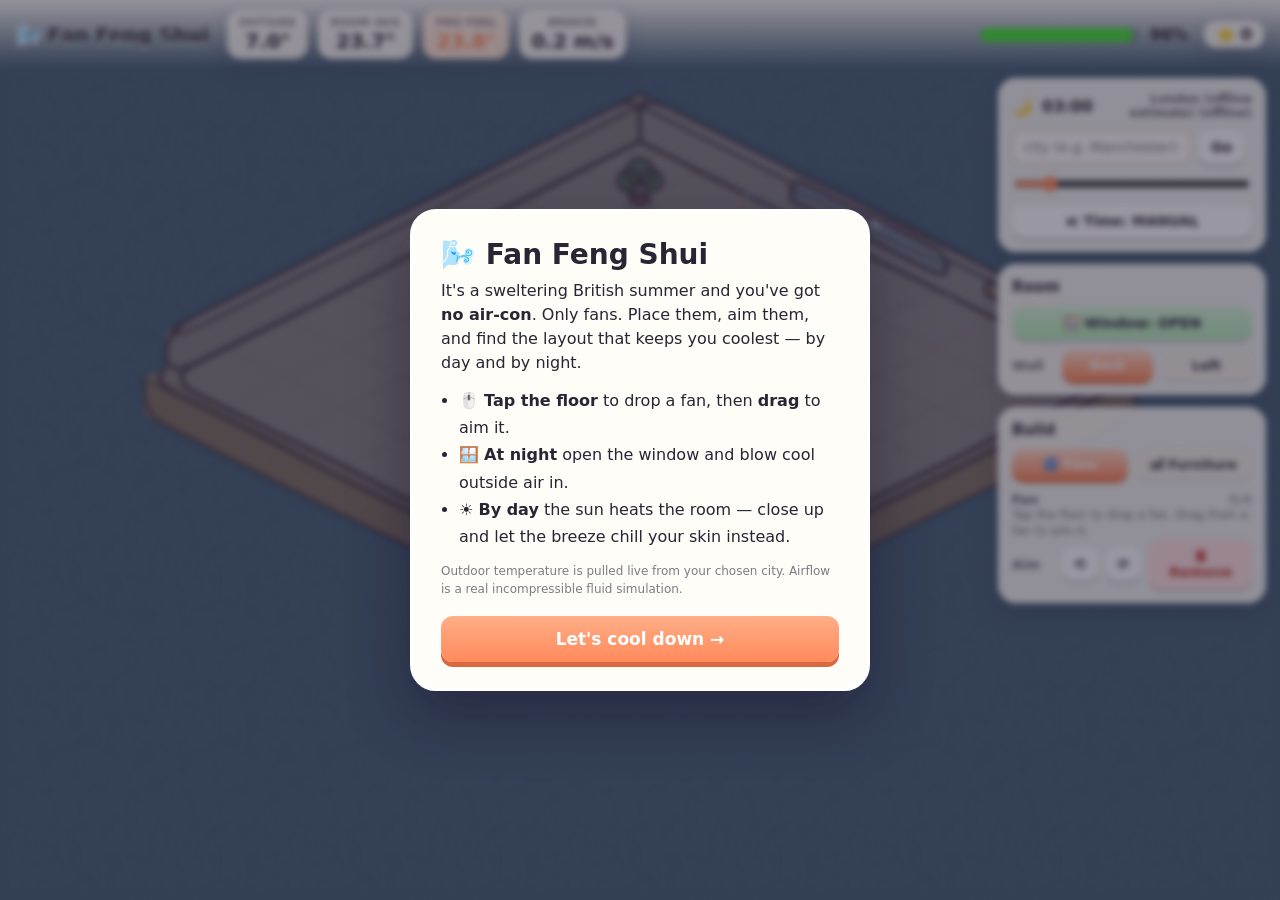
<file: fan-cooling-game/index.html>
<!DOCTYPE html>
<html lang="en">
<head>
  <meta charset="UTF-8" />
  <meta name="viewport" content="width=device-width, initial-scale=1.0, maximum-scale=1.0, user-scalable=no" />
  <title>Fan Feng Shui — keep cool in the British heat 🌬️</title>
  <link rel="stylesheet" href="./styles.css" />
  <link rel="icon" href="data:image/svg+xml,<svg xmlns='http://www.w3.org/2000/svg' viewBox='0 0 16 16'><text y='14' font-size='14'>🌬️</text></svg>" />
</head>
<body>
  <canvas id="view"></canvas>

  <!-- top status bar -->
  <header id="hud">
    <div class="brand">🌬️ <b>Fan Feng Shui</b></div>
    <div class="stats">
      <div class="stat"><span class="lbl">Outside</span><span id="outdoor" class="val">–</span></div>
      <div class="stat"><span class="lbl">Room avg</span><span id="indoor" class="val">–</span></div>
      <div class="stat hl"><span class="lbl">You feel</span><span id="feels" class="val">–</span></div>
      <div class="stat"><span class="lbl">Breeze</span><span id="airspeed" class="val">–</span></div>
    </div>
    <div class="comfort">
      <div class="comfort-track"><div id="comfortBar"></div></div>
      <span id="comfortPct">0%</span>
      <span class="score">⭐ <b id="score">0</b></span>
    </div>
  </header>

  <!-- right control panel -->
  <aside id="panel">
    <div class="card">
      <div class="row place-row">
        <span id="dayico">☀️</span>
        <span id="clock">--:--</span>
        <span id="place" class="place">…</span>
      </div>
      <form id="locForm" class="row">
        <input id="locInput" placeholder="city (e.g. Manchester)" autocomplete="off" />
        <button type="submit">Go</button>
        <span id="locStatus" class="status"></span>
      </form>
      <div class="row">
        <input id="time" type="range" min="0" max="23.99" step="0.1" value="14" />
      </div>
      <button id="autoClock" class="wide">⏯ Time: MANUAL</button>
    </div>

    <div class="card">
      <div class="card-title">Room</div>
      <button id="winBtn" class="wide on">🪟 Window: OPEN</button>
      <div class="row">
        <span class="lbl">Wall</span>
        <button id="wallBack" class="seg on">Back</button>
        <button id="wallLeft" class="seg">Left</button>
      </div>
    </div>

    <div class="card">
      <div class="card-title">Build</div>
      <div class="row tabs">
        <button id="tabFan" class="seg on">🌀 Fans</button>
        <button id="tabFurn" class="seg">🛋 Furniture</button>
      </div>

      <div id="fanPanel">
        <div class="card-title small-title">Fan <span id="fanCount" class="muted">0/4</span></div>
        <div class="hint">Tap the floor to drop a fan. Drag from a fan to aim it.</div>
        <div class="row">
          <span class="lbl">Aim</span>
          <button id="rotL">⟲</button>
          <button id="rotR">⟳</button>
          <button id="removeBtn" class="danger">🗑 Remove</button>
        </div>
        <div id="powerRow" class="row" style="display:none">
          <span class="lbl">Power</span>
          <input id="power" type="range" min="0.2" max="1.6" step="0.1" value="1" />
        </div>
      </div>

      <div id="furnPanel" style="display:none">
        <div class="card-title small-title">Furniture <span id="furnCount" class="muted">0/6</span></div>
        <div class="hint">Pick a piece, tap the floor to place. Tap a piece to remove. Furniture blocks and redirects airflow.</div>
        <div class="furn-grid">
          <button class="furn seg on" data-furn="shelf">📚 Shelf</button>
          <button class="furn seg" data-furn="table">🪑 Table</button>
          <button class="furn seg" data-furn="cabinet">🗄 Cabinet</button>
          <button class="furn seg" data-furn="fridge">🧊 Fridge🔥</button>
        </div>
      </div>
    </div>
  </aside>

  <!-- intro tip -->
  <div id="tip" class="tip">
    <div class="tip-card">
      <h1>🌬️ Fan Feng Shui</h1>
      <p>It's a sweltering British summer and you've got <b>no air-con</b>.
         Only fans. Place them, aim them, and find the layout that keeps you
         coolest — by day and by night.</p>
      <ul>
        <li>🖱️ <b>Tap the floor</b> to drop a fan, then <b>drag</b> to aim it.</li>
        <li>🪟 <b>At night</b> open the window and blow cool outside air in.</li>
        <li>☀️ <b>By day</b> the sun heats the room — close up and let the
            breeze chill your skin instead.</li>
      </ul>
      <p class="small">Outdoor temperature is pulled live from your chosen city.
         Airflow is a real incompressible fluid simulation.</p>
      <button id="startBtn" onclick="document.getElementById('tip').classList.add('hidden')">Let's cool down →</button>
    </div>
  </div>

  <script type="module" src="./src/ui.js"></script>
</body>
</html>
</file>
<file: fan-cooling-game/styles.css>
:root {
  --ink: #2a2433;
  --paper: #fffdf8;
  --card: rgba(255, 253, 248, 0.92);
  --accent: #ff8a5c;
  --accent2: #5cc2ff;
  --good: #56c45a;
  --shadow: 0 8px 24px rgba(40, 30, 60, 0.18);
  --radius: 18px;
  font-family: 'Baloo 2', 'Nunito', 'Segoe UI', system-ui, sans-serif;
}

* { box-sizing: border-box; }
html, body { margin: 0; height: 100%; overflow: hidden; background: #cfe8ff; }
body { color: var(--ink); user-select: none; -webkit-user-select: none; touch-action: none; }

#view { position: fixed; inset: 0; width: 100%; height: 100%; display: block; }

/* ---------- top HUD ---------- */
#hud {
  position: fixed; top: 0; left: 0; right: 0;
  display: flex; align-items: center; gap: 18px;
  padding: 10px 16px;
  background: linear-gradient(180deg, rgba(255,253,248,0.95), rgba(255,253,248,0.0));
  pointer-events: none;
  flex-wrap: wrap;
}
.brand { font-size: 20px; letter-spacing: .2px; text-shadow: 0 2px 0 #fff; }
.brand b { font-weight: 800; }

.stats { display: flex; gap: 10px; }
.stat {
  background: var(--card); border-radius: 14px; padding: 6px 12px;
  box-shadow: var(--shadow); text-align: center; min-width: 74px;
}
.stat .lbl { display: block; font-size: 11px; opacity: .6; font-weight: 700; text-transform: uppercase; letter-spacing: .4px; }
.stat .val { font-size: 20px; font-weight: 800; }
.stat.hl { background: linear-gradient(180deg, #fff3e6, #ffe2cf); }
.stat.hl .val { color: var(--accent); }

.comfort { display: flex; align-items: center; gap: 10px; margin-left: auto; }
.comfort-track {
  width: 160px; height: 14px; border-radius: 10px;
  background: rgba(0,0,0,0.12); overflow: hidden; box-shadow: inset 0 1px 3px rgba(0,0,0,.2);
}
#comfortBar { height: 100%; width: 0%; border-radius: 10px; transition: width .25s ease, background .25s ease; }
#comfortPct { font-weight: 800; min-width: 44px; }
.score { background: var(--card); border-radius: 12px; padding: 4px 12px; box-shadow: var(--shadow); font-size: 16px; }

/* ---------- right panel ---------- */
#panel {
  position: fixed; top: 78px; right: 14px;
  width: 268px; display: flex; flex-direction: column; gap: 12px; z-index: 5;
}
.card {
  background: var(--card); border-radius: var(--radius); padding: 12px;
  box-shadow: var(--shadow); display: flex; flex-direction: column; gap: 10px;
  border: 2px solid #fff;
}
.card-title { font-weight: 800; font-size: 15px; display: flex; justify-content: space-between; align-items: center; }
.muted { font-weight: 700; opacity: .5; font-size: 13px; }
.hint { font-size: 12px; opacity: .65; line-height: 1.35; }
.row { display: flex; align-items: center; gap: 8px; }
.lbl { font-size: 13px; font-weight: 700; opacity: .7; min-width: 42px; }
.place-row { font-weight: 700; gap: 10px; }
.place { font-size: 12px; opacity: .7; font-weight: 600; margin-left: auto; text-align: right; }
.status { font-size: 13px; font-weight: 800; }

button {
  font-family: inherit; font-weight: 800; font-size: 14px; cursor: pointer;
  border: none; border-radius: 12px; padding: 9px 12px;
  background: #fff; color: var(--ink);
  box-shadow: 0 3px 0 rgba(40,30,60,.18); transition: transform .08s ease, box-shadow .08s ease, background .15s;
}
button:active { transform: translateY(2px); box-shadow: 0 1px 0 rgba(40,30,60,.18); }
button.wide { width: 100%; }
button.on { background: linear-gradient(180deg, #d6f5d8, #b6ecbb); }
button.danger { background: #ffe0e0; color: #c0392b; margin-left: auto; }

button.seg { flex: 1; background: #f4efe6; box-shadow: 0 2px 0 rgba(40,30,60,.12); padding: 8px 8px; font-size: 13px; }
button.seg.on { background: linear-gradient(180deg, #ffd9c4, var(--accent)); color: #fff; box-shadow: 0 3px 0 #d96a3f; }
.tabs { gap: 8px; }
.small-title { font-size: 13px; opacity: .8; margin-top: 2px; }
.furn-grid { display: grid; grid-template-columns: 1fr 1fr; gap: 8px; }
.furn-grid .furn { width: 100%; }

input[type="range"] { flex: 1; accent-color: var(--accent); }
input[type="text"], #locInput {
  flex: 1; min-width: 0; font-family: inherit; font-size: 14px;
  border: 2px solid #eadfce; border-radius: 10px; padding: 7px 10px; background: #fffefb;
}
.view-row button { padding: 8px 14px; }

/* ---------- intro tip ---------- */
.tip {
  position: fixed; inset: 0; display: flex; align-items: center; justify-content: center;
  background: rgba(30, 26, 48, 0.45); backdrop-filter: blur(3px); z-index: 20;
  transition: opacity .35s ease;
}
.tip.hidden { opacity: 0; pointer-events: none; }
.tip-card {
  background: var(--paper); border-radius: 26px; padding: 26px 28px; max-width: 460px;
  box-shadow: 0 24px 60px rgba(20,10,40,.4); border: 3px solid #fff;
}
.tip-card h1 { margin: 0 0 8px; font-size: 28px; }
.tip-card p { line-height: 1.5; margin: 8px 0; }
.tip-card ul { line-height: 1.7; padding-left: 18px; margin: 12px 0; }
.tip-card .small { font-size: 12px; opacity: .6; }
#startBtn {
  margin-top: 10px; width: 100%; font-size: 17px; padding: 13px;
  background: linear-gradient(180deg, #ffae87, var(--accent)); color: #fff;
  box-shadow: 0 5px 0 #d96a3f;
}

/* ---------- responsive ---------- */
@media (max-width: 720px) {
  #panel { width: calc(100% - 24px); left: 12px; right: 12px; top: auto; bottom: 12px;
    flex-direction: row; flex-wrap: wrap; }
  .card { flex: 1 1 46%; }
  .comfort { width: 100%; margin-left: 0; }
  .stat { min-width: 60px; }
}
</file>
